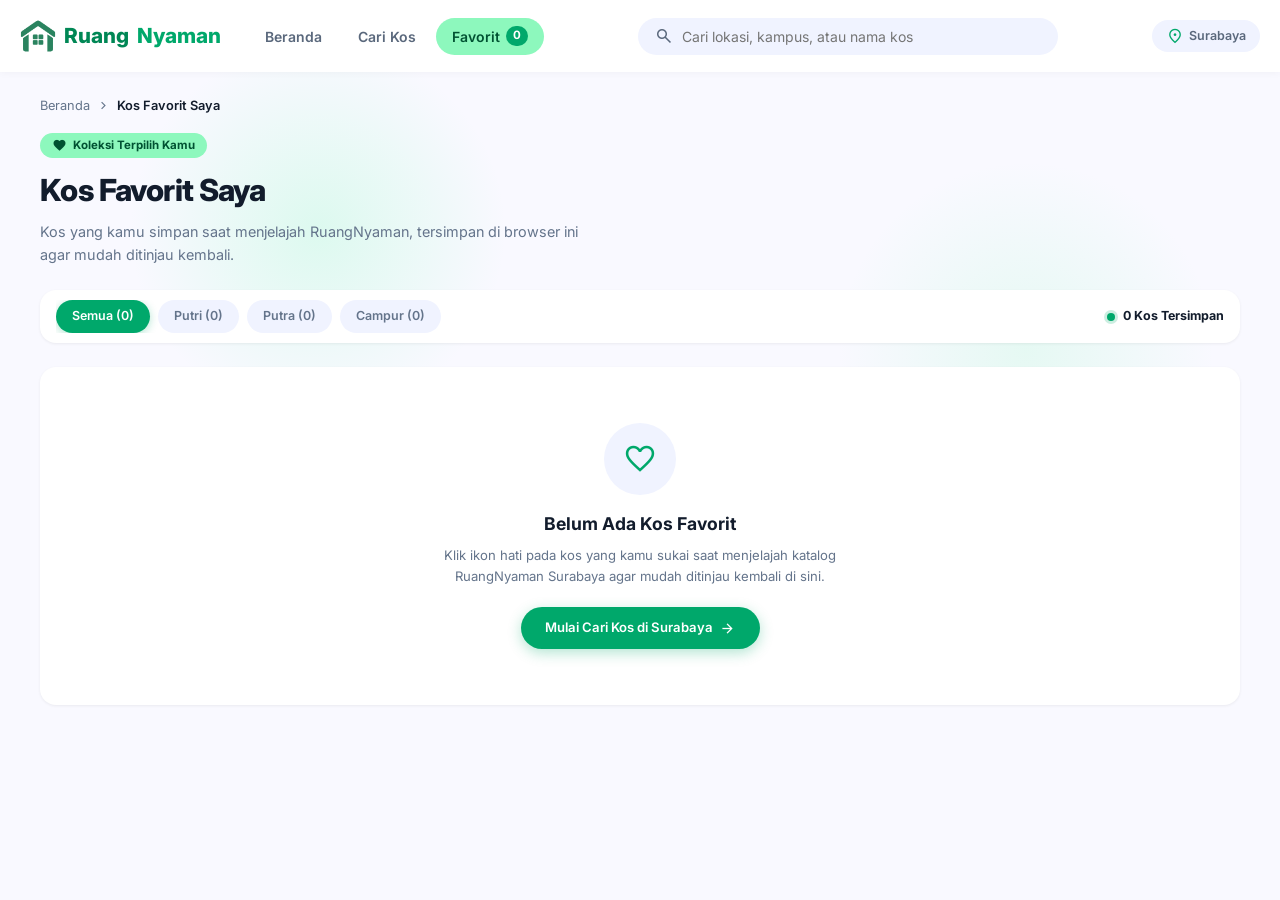
<file: favorit.html>
<!doctype html>
<html lang="id">
  <head>
    <meta charset="UTF-8" />
    <meta name="viewport" content="width=device-width, initial-scale=1" />
    <title>Kos Favorit Saya – RuangNyaman</title>
    <link rel="preconnect" href="https://fonts.googleapis.com" />
    <link rel="preconnect" href="https://fonts.gstatic.com" crossorigin />
    <link
      rel="stylesheet"
      href="https://fonts.googleapis.com/css2?family=Inter:wght@400;500;600;700;800&display=swap"
    />
    <link
      rel="stylesheet"
      href="https://fonts.googleapis.com/css2?family=Material+Symbols+Outlined:wght,FILL@100..700,0..1&display=swap"
    />
    <link rel="stylesheet" href="css/base.css" />
    <link rel="stylesheet" href="css/pages/favorit.css" />
    <link rel="stylesheet" href="css/transitions.css" />
    <link rel="icon" type="image/png" href="img/favicon.png" />
    <link rel="icon" href="favicon.ico" sizes="any" />
    <link rel="apple-touch-icon" href="img/apple-touch-icon.png" />
  </head>
  <body>
    <header class="header">
      <div class="header-inner">
        <div class="left">
          <a class="brand" href="index.html"><img class="brand-logo" src="img/logo.png" alt="" width="36" height="36" />Ruang<span>Nyaman</span></a>
          <nav class="nav">
            <a href="index.html">Beranda</a><a href="cari.html">Cari Kos</a
            ><a class="on" href="favorit.html"
              >Favorit <span class="badge" id="favCount">0</span></a
            >
          </nav>
        </div>
        <form class="hsearch" action="cari.html">
          <span class="material-symbols-outlined">search</span>
          <input
            name="q"
            placeholder="Cari lokasi, kampus, atau nama kos"
            aria-label="Cari kos"
          />
        </form>
        <div class="city">
          <span class="material-symbols-outlined">location_on</span>Surabaya
        </div>
      </div>
    </header>

    <main>
      <div class="glow"></div>
      <div class="glow b"></div>
      <div class="wrap">
        <nav class="crumb">
          <a href="index.html">Beranda</a
          ><span class="material-symbols-outlined" style="font-size: 15px"
            >chevron_right</span
          ><span class="cur">Kos Favorit Saya</span>
        </nav>

        <div class="pagehead">
          <div>
            <div class="tagbadge">
              <span
                class="material-symbols-outlined"
                style="font-variation-settings: &quot;FILL&quot; 1"
                >favorite</span
              >Koleksi Terpilih Kamu
            </div>
            <h1>Kos Favorit Saya</h1>
            <p class="pagedesc">
              Kos yang kamu simpan saat menjelajah RuangNyaman, tersimpan di browser
              ini agar mudah ditinjau kembali.
            </p>
          </div>
        </div>

        <div class="filterbar">
          <div class="ftabs" id="ftabs"></div>
          <div class="findicator">
            <span class="dot"></span><b id="countText">0 Kos Tersimpan</b>
          </div>
        </div>

        <div class="grid" id="grid"></div>

        <div class="empty" id="empty">
          <div class="eicon">
            <span class="material-symbols-outlined" style="font-size: 34px"
              >favorite_border</span
            >
          </div>
          <h3 class="etitle">Belum Ada Kos Favorit</h3>
          <p class="edesc">
            Klik ikon hati pada kos yang kamu sukai saat menjelajah katalog
            RuangNyaman Surabaya agar mudah ditinjau kembali di sini.
          </p>
          <a class="btn-explore" href="cari.html"
            ><span>Mulai Cari Kos di Surabaya</span
            ><span class="material-symbols-outlined" style="font-size: 17px"
              >arrow_forward</span
            ></a
          >
        </div>
      </div>
    </main>

    <div class="toast" id="toast">
      <span class="material-symbols-outlined">check_circle</span
      ><span id="toastMsg">Kos dihapus dari favorit.</span>
    </div>

    <script src="js/core/storage.js"></script>
    <script src="js/core/util.js"></script>
    <script src="js/pages/favorit.js"></script>
    <script src="js/core/transitions.js"></script>
  </body>
</html>
</file>
<file: css/base.css>
/* Base: variabel, reset, dan header (dipakai cari, detail, favorit) */
:root {
  --p: #00a86b;
  --pd: #006d43;
  --sc: #8df8bd;
  --on: #007349;
  --bg: #f9f9ff;
  --low: #f0f3ff;
  --cont: #e7eeff;
  --high: #dee8ff;
  --ink: #121c2c;
  --mut: #3d4a41;
  --outline: #bccabe;
  --err: #ba1a1a;
  --shs: 0 1px 3px #0000000f;
  --shm: 0 4px 12px #121c2c14;
  --shl: 0 8px 24px #121c2c1f;
  --shxl: 0 12px 32px #121c2c29;
}
* {
  box-sizing: border-box;
  margin: 0;
  padding: 0;
}
body {
  font-family: Inter, system-ui, sans-serif;
  background: var(--bg);
  color: var(--ink);
  line-height: 1.5;
  -webkit-font-smoothing: antialiased;
}
a {
  color: inherit;
  text-decoration: none;
}
button,
input,
select {
  font: inherit;
  border: 0;
  outline: 0;
  background: none;
  color: inherit;
}
button {
  cursor: pointer;
}
.material-symbols-outlined {
  font-size: 20px;
  vertical-align: middle;
}

/* Header */
.header {
  position: fixed;
  inset: 0 0 auto;
  height: 72px;
  background: #ffffffeb;
  backdrop-filter: blur(16px);
  box-shadow: 0 1px 8px #0000000a;
  z-index: 1000;
}
.header-inner {
  max-width: 1440px;
  height: 100%;
  margin: 0 auto;
  padding: 0 20px;
  display: flex;
  align-items: center;
  justify-content: space-between;
  gap: 14px;
}
.left {
  display: flex;
  align-items: center;
  gap: 1.75rem;
  flex-shrink: 0;
}
.brand {
  font-size: 1.3rem;
  font-weight: 800;
  color: var(--pd);
}
.brand span {
  color: var(--p);
}
.nav {
  display: none;
  gap: 0.25rem;
}
.nav a {
  padding: 0.5rem 1rem;
  font-size: 0.875rem;
  font-weight: 600;
  color: #5a687c;
  border-radius: 9999px;
  display: inline-flex;
  gap: 0.35rem;
  align-items: center;
}
.nav a:hover {
  background: var(--high);
  color: var(--ink);
}
.nav a.on {
  background: var(--sc);
  color: var(--on);
}
.badge {
  padding: 1px 7px;
  background: var(--p);
  color: #fff;
  font-size: 0.72rem;
  font-weight: 700;
  border-radius: 9999px;
}
.hsearch {
  flex: 1;
  max-width: 420px;
  display: flex;
  align-items: center;
  gap: 0.5rem;
  background: var(--low);
  border-radius: 9999px;
  padding: 0.5rem 1rem;
  color: #5a687c;
}
.hsearch input {
  flex: 1;
  background: transparent;
  font-size: 0.875rem;
  color: var(--ink);
}
.city {
  display: none;
  align-items: center;
  gap: 0.35rem;
  padding: 0.4rem 0.85rem;
  background: var(--low);
  border-radius: 9999px;
  font-size: 0.78rem;
  font-weight: 600;
  color: #5a687c;
  flex-shrink: 0;
}
.city .material-symbols-outlined {
  color: var(--p);
  font-size: 18px;
}

.brand {
  display: inline-flex;
  align-items: center;
  gap: 0.5rem;
}
.brand-logo {
  width: 36px;
  height: 36px;
  object-fit: contain;
  flex-shrink: 0;
}

@media (min-width: 640px) {
  .city {
    display: flex;
  }
}
@media (min-width: 900px) {
  .nav {
    display: flex;
  }
}
</file>
<file: css/pages/favorit.css>
:root {
  --p: #00a86b;
  --pd: #008755;
  --sc: #8df8bd;
  --on: #005232;
  --bg: #f9f9ff;
  --card: #fff;
  --low: #f0f3ff;
  --high: #e7eeff;
  --ink: #121c2c;
  --mut: #64748b;
  --outline: #e2e8f0;
  --err: #ba1a1a;
  --star: #eab308;
  --shs: 0 1px 3px #00000010;
  --shm: 0 4px 14px #0000000f;
  --shl: 0 10px 25px -5px #00000014;
}
* {
  box-sizing: border-box;
  margin: 0;
  padding: 0;
}
body {
  font-family: Inter, system-ui, sans-serif;
  background: var(--bg);
  color: var(--ink);
  line-height: 1.5;
}
a {
  color: inherit;
  text-decoration: none;
}
button {
  font: inherit;
  border: 0;
  background: none;
  cursor: pointer;
  color: inherit;
}
.material-symbols-outlined {
  font-size: 20px;
  vertical-align: middle;
}
.wrap {
  max-width: 1240px;
  margin: 0 auto;
  padding: 0 20px;
}
main {
  padding-top: 96px;
  min-height: 100vh;
  position: relative;
}
.glow {
  position: absolute;
  top: 40px;
  left: 10%;
  width: 380px;
  height: 380px;
  background: radial-gradient(circle, #78fbb638 0%, #fff0 70%);
  pointer-events: none;
  z-index: 0;
}
.glow.b {
  left: auto;
  right: 5%;
  top: 160px;
  background: radial-gradient(circle, #8df8bd2e 0%, #fff0 70%);
}
.wrap {
  position: relative;
  z-index: 1;
  padding-bottom: 50px;
}

/* Breadcrumb + page header */
.crumb {
  display: flex;
  align-items: center;
  gap: 6px;
  font-size: 0.8rem;
  color: var(--mut);
  margin-bottom: 18px;
}
.crumb a:hover {
  color: var(--p);
}
.crumb .cur {
  color: var(--ink);
  font-weight: 600;
}
.pagehead {
  display: flex;
  flex-wrap: wrap;
  align-items: flex-end;
  justify-content: space-between;
  gap: 16px;
  margin-bottom: 24px;
}
.tagbadge {
  display: inline-flex;
  align-items: center;
  gap: 6px;
  background: var(--sc);
  color: var(--on);
  font-size: 0.72rem;
  font-weight: 700;
  padding: 4px 12px;
  border-radius: 9999px;
  margin-bottom: 10px;
}
.tagbadge .material-symbols-outlined {
  font-size: 15px;
}
h1 {
  font-size: 1.9rem;
  font-weight: 800;
  letter-spacing: -0.02em;
  margin-bottom: 6px;
}
.pagedesc {
  font-size: 0.9rem;
  color: var(--mut);
  max-width: 560px;
  line-height: 1.6;
}

/* Filter bar */
.filterbar {
  display: flex;
  flex-wrap: wrap;
  align-items: center;
  justify-content: space-between;
  background: #fff;
  padding: 10px 16px;
  border-radius: 16px;
  box-shadow: var(--shs);
  margin-bottom: 24px;
  gap: 14px;
}
.ftabs {
  display: flex;
  align-items: center;
  gap: 8px;
  overflow-x: auto;
}
.ftab {
  padding: 7px 16px;
  border-radius: 9999px;
  font-size: 0.78rem;
  font-weight: 600;
  background: var(--low);
  color: var(--mut);
  white-space: nowrap;
}
.ftab:hover {
  background: var(--high);
  color: var(--ink);
}
.ftab.active {
  background: var(--p);
  color: #fff;
  box-shadow: 0 2px 8px #00a86b4d;
}
.findicator {
  display: flex;
  align-items: center;
  gap: 8px;
  font-size: 0.78rem;
  color: var(--mut);
  white-space: nowrap;
}
.dot {
  width: 8px;
  height: 8px;
  background: var(--p);
  border-radius: 50%;
  box-shadow: 0 0 0 3px #00a86b33;
}
.findicator b {
  color: var(--ink);
}

/* Grid */
.grid {
  display: grid;
  grid-template-columns: repeat(3, 1fr);
  gap: 20px;
  margin-bottom: 40px;
}
@media (max-width: 1024px) {
  .grid {
    grid-template-columns: repeat(2, 1fr);
  }
}
@media (max-width: 680px) {
  .grid {
    grid-template-columns: 1fr;
  }
}
.card {
  background: var(--card);
  border-radius: 16px;
  overflow: hidden;
  box-shadow: var(--shm);
  transition:
    transform 0.2s,
    box-shadow 0.2s,
    opacity 0.3s,
    transform 0.3s;
  display: flex;
  flex-direction: column;
  border: 1px solid #00000009;
  position: relative;
}
.card:hover {
  transform: translateY(-4px);
  box-shadow: var(--shl);
}
.thumb {
  position: relative;
  width: 100%;
  aspect-ratio: 4/3;
  background: var(--high);
  overflow: hidden;
}
.thumb img {
  width: 100%;
  height: 100%;
  object-fit: cover;
  transition: transform 0.4s;
}
.card:hover .thumb img {
  transform: scale(1.05);
}
.corner {
  position: absolute;
  top: 10px;
  left: 10px;
  display: flex;
  align-items: center;
  gap: 6px;
  z-index: 2;
}
.typebadge {
  display: inline-flex;
  align-items: center;
  gap: 4px;
  padding: 4px 9px;
  border-radius: 9999px;
  font-size: 0.66rem;
  font-weight: 700;
  color: #fff;
  box-shadow: var(--shs);
}
.t-Campur {
  background: #5b21b6d9;
}
.t-Putri {
  background: #be185dd9;
}
.t-Putra {
  background: #1e40afd9;
}
.ratebadge {
  display: inline-flex;
  align-items: center;
  gap: 3px;
  padding: 4px 8px;
  border-radius: 9999px;
  background: #ffffffeb;
  font-size: 0.7rem;
  font-weight: 700;
  box-shadow: var(--shs);
}
.ratebadge .material-symbols-outlined {
  color: var(--star);
  font-size: 14px;
}
.rmfav {
  position: absolute;
  top: 10px;
  right: 10px;
  width: 34px;
  height: 34px;
  border-radius: 50%;
  background: #ffffffeb;
  color: var(--err);
  display: grid;
  place-items: center;
  box-shadow: var(--shs);
  z-index: 2;
}
.rmfav:hover {
  background: var(--err);
  color: #fff;
  transform: scale(1.08);
}
.rmfav .material-symbols-outlined {
  font-size: 18px;
  font-variation-settings: "FILL" 1;
}
.roompill {
  position: absolute;
  bottom: 10px;
  left: 10px;
  background: #ffffffeb;
  color: var(--pd);
  padding: 4px 9px;
  border-radius: 8px;
  font-size: 0.66rem;
  font-weight: 700;
  box-shadow: var(--shs);
}
.body {
  padding: 16px;
  display: flex;
  flex-direction: column;
  flex-grow: 1;
  justify-content: space-between;
}
.locrow {
  display: flex;
  align-items: center;
  gap: 4px;
  font-size: 0.72rem;
  color: var(--mut);
  margin-bottom: 6px;
}
.locrow .material-symbols-outlined {
  font-size: 14px;
  color: var(--p);
}
.ctitle {
  font-size: 0.98rem;
  font-weight: 700;
  margin-bottom: 12px;
  white-space: nowrap;
  overflow: hidden;
  text-overflow: ellipsis;
}
.card:hover .ctitle {
  color: var(--p);
}
.frow {
  display: flex;
  flex-wrap: wrap;
  gap: 6px;
  margin-bottom: 14px;
}
.ftag {
  display: inline-flex;
  align-items: center;
  gap: 4px;
  padding: 3px 9px;
  background: var(--low);
  color: #3d4a41;
  border-radius: 8px;
  font-size: 0.68rem;
  font-weight: 500;
}
.ftag .material-symbols-outlined {
  font-size: 13px;
  color: #64748b;
}
.pact {
  border-top: 1px solid #f1f5f9;
  padding-top: 12px;
}
.prow {
  margin-bottom: 10px;
}
.pval {
  font-size: 1.1rem;
  font-weight: 800;
  color: var(--p);
}
.punit {
  font-size: 0.7rem;
  color: var(--mut);
}
.btn-detail {
  display: flex;
  align-items: center;
  justify-content: center;
  gap: 5px;
  flex: 1;
  padding: 10px;
  background: var(--low);
  color: var(--ink);
  font-size: 0.78rem;
  font-weight: 600;
  border-radius: 8px;
}
.btn-detail:hover {
  background: var(--high);
  color: var(--p);
}
.btn-wa-mini {
  width: 38px;
  height: 38px;
  flex-shrink: 0;
  display: grid;
  place-items: center;
  background: #25d366;
  color: #fff;
  border-radius: 8px;
}
.btn-wa-mini:hover {
  background: #1ebc59;
}
.btn-wa-mini .material-symbols-outlined {
  font-size: 19px;
}

/* Empty state */
.empty {
  display: none;
  flex-direction: column;
  align-items: center;
  justify-content: center;
  text-align: center;
  padding: 56px 20px;
  background: #fff;
  border-radius: 16px;
  box-shadow: var(--shs);
  margin-bottom: 30px;
}
.empty.show {
  display: flex;
}
.eicon {
  width: 72px;
  height: 72px;
  border-radius: 50%;
  background: var(--low);
  display: grid;
  place-items: center;
  color: var(--p);
  margin-bottom: 16px;
}
.etitle {
  font-size: 1.1rem;
  font-weight: 700;
  margin-bottom: 8px;
}
.edesc {
  font-size: 0.82rem;
  color: var(--mut);
  max-width: 400px;
  margin-bottom: 20px;
  line-height: 1.6;
}
.btn-explore {
  display: inline-flex;
  align-items: center;
  gap: 6px;
  padding: 11px 24px;
  background: var(--p);
  color: #fff;
  border-radius: 9999px;
  font-size: 0.82rem;
  font-weight: 600;
  box-shadow: 0 4px 14px #00a86b4d;
}
.btn-explore:hover {
  background: var(--pd);
}

/* Toast */
.toast {
  position: fixed;
  bottom: 22px;
  right: 22px;
  z-index: 999;
  background: var(--ink);
  color: #fff;
  padding: 11px 18px;
  border-radius: 12px;
  box-shadow: var(--shl);
  display: flex;
  align-items: center;
  gap: 8px;
  font-size: 0.78rem;
  font-weight: 600;
  transform: translateY(90px);
  opacity: 0;
  pointer-events: none;
  transition: all 0.3s cubic-bezier(0.16, 1, 0.3, 1);
}
.toast.show {
  transform: translateY(0);
  opacity: 1;
}
.toast .material-symbols-outlined {
  color: var(--sc);
}
</file>
<file: css/transitions.css>
/* Page Load Animations */
@keyframes fadeIn {
  from {
    opacity: 0;
  }
  to {
    opacity: 1;
  }
}

@keyframes slideUp {
  from {
    opacity: 0;
    transform: translateY(30px);
  }
  to {
    opacity: 1;
    transform: translateY(0);
  }
}

@keyframes fadeUp {
  from {
    opacity: 0;
    transform: translateY(40px);
  }
  to {
    opacity: 1;
    transform: translateY(0);
  }
}

/* Body fade in on page load */
body {
  animation: fadeIn 300ms ease-out;
}

/* Hero section slide up */
.hero {
  animation: slideUp 400ms cubic-bezier(0.16, 1, 0.3, 1) 100ms backwards;
}

/* Stagger animation for grid cards */
.grid .card {
  animation: fadeUp 500ms cubic-bezier(0.16, 1, 0.3, 1) backwards;
}

.grid .card:nth-child(1) { animation-delay: 150ms; }
.grid .card:nth-child(2) { animation-delay: 200ms; }
.grid .card:nth-child(3) { animation-delay: 250ms; }
.grid .card:nth-child(4) { animation-delay: 300ms; }
.grid .card:nth-child(5) { animation-delay: 350ms; }
.grid .card:nth-child(6) { animation-delay: 400ms; }
.grid .card:nth-child(7) { animation-delay: 450ms; }
.grid .card:nth-child(8) { animation-delay: 500ms; }

/* Scroll animations setup */
.animate-on-scroll {
  opacity: 0;
  transform: translateY(40px);
  transition: opacity 600ms cubic-bezier(0.16, 1, 0.3, 1),
              transform 600ms cubic-bezier(0.16, 1, 0.3, 1);
  will-change: transform, opacity;
}

.animate-on-scroll.visible {
  opacity: 1;
  transform: translateY(0);
}

/* Feature cards stagger */
.fcard {
  opacity: 0;
  transform: translateY(30px);
  transition: opacity 500ms cubic-bezier(0.16, 1, 0.3, 1),
              transform 500ms cubic-bezier(0.16, 1, 0.3, 1);
  will-change: transform, opacity;
}

.features.visible .fcard:nth-child(1) {
  opacity: 1;
  transform: translateY(0);
  transition-delay: 100ms;
}

.features.visible .fcard:nth-child(2) {
  opacity: 1;
  transform: translateY(0);
  transition-delay: 200ms;
}

.features.visible .fcard:nth-child(3) {
  opacity: 1;
  transform: translateY(0);
  transition-delay: 300ms;
}

/* List panel cards (cari.html) */
.list-item {
  animation: fadeUp 400ms cubic-bezier(0.16, 1, 0.3, 1) backwards;
}

/* Reduce motion for accessibility */
@media (prefers-reduced-motion: reduce) {
  *,
  *::before,
  *::after {
    animation-duration: 0.01ms !important;
    animation-iteration-count: 1 !important;
    transition-duration: 0.01ms !important;
  }
  
  .animate-on-scroll {
    opacity: 1;
    transform: none;
  }
}
</file>
